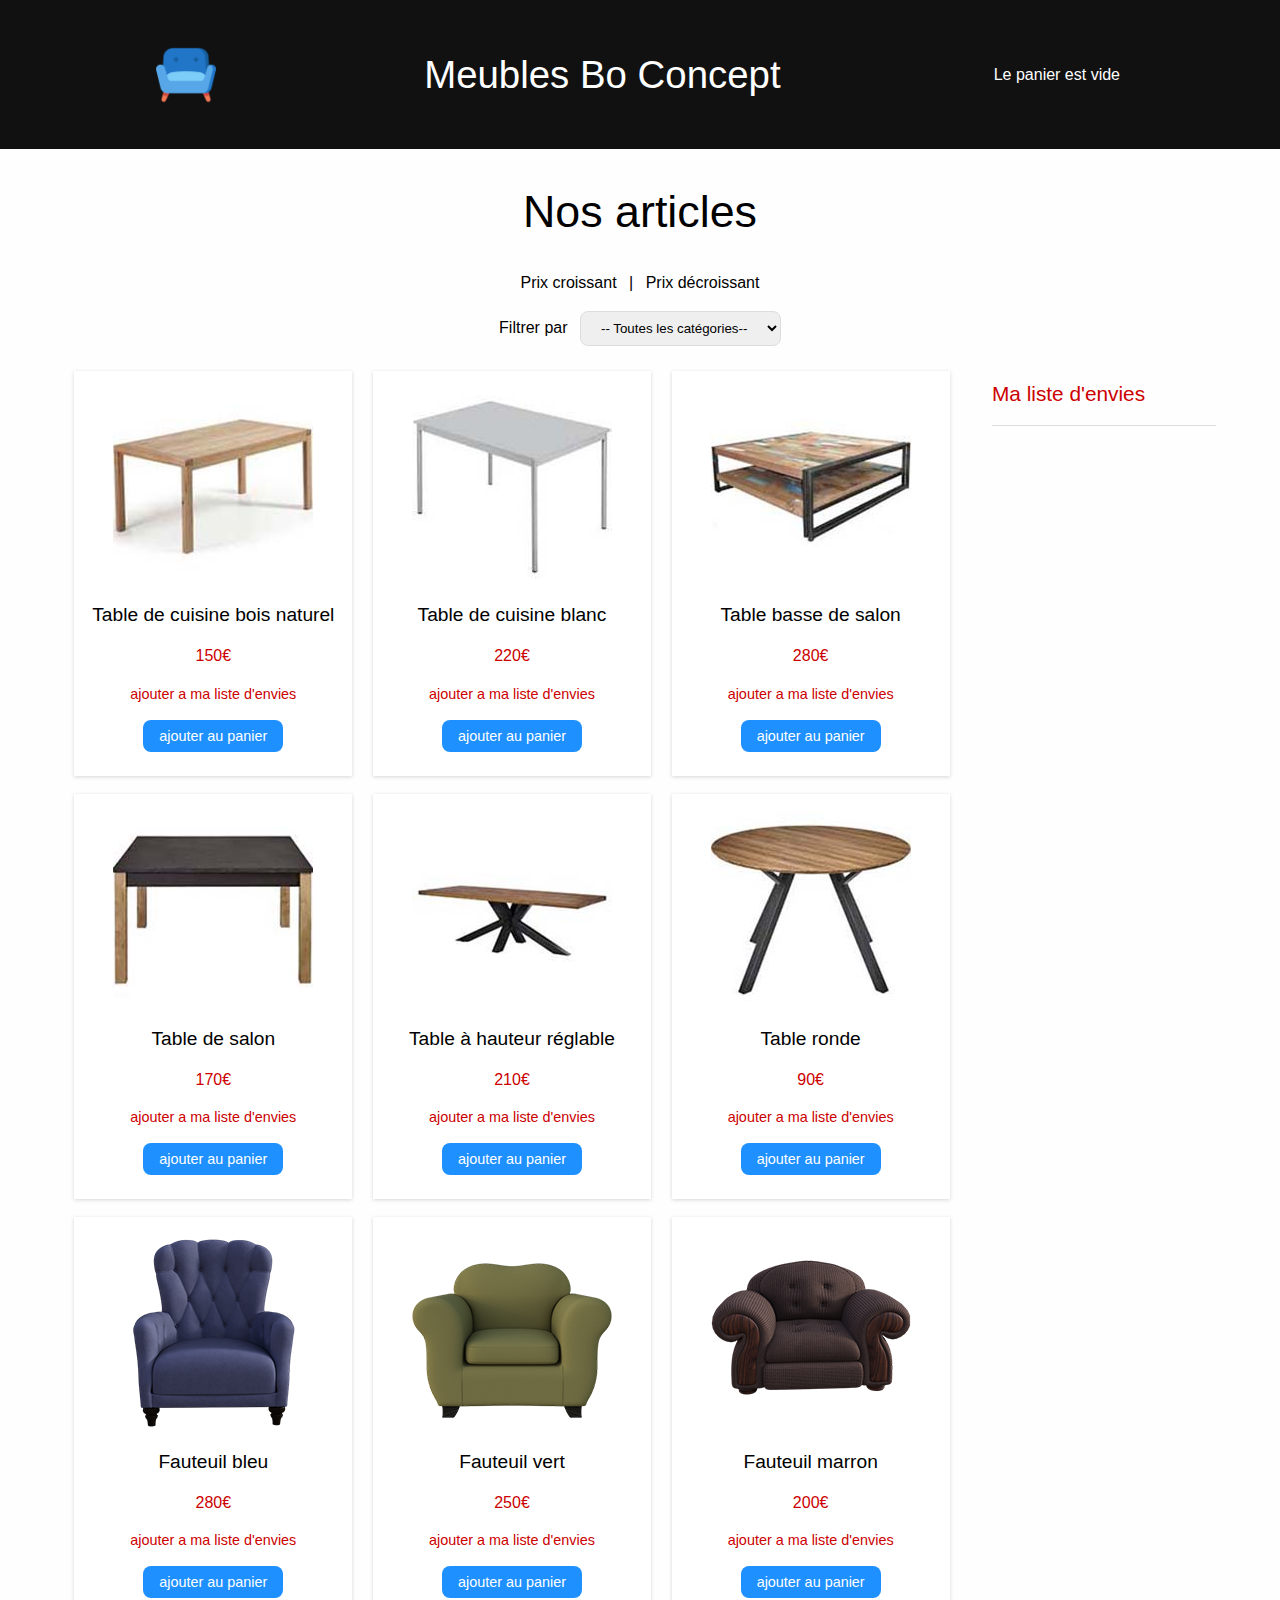
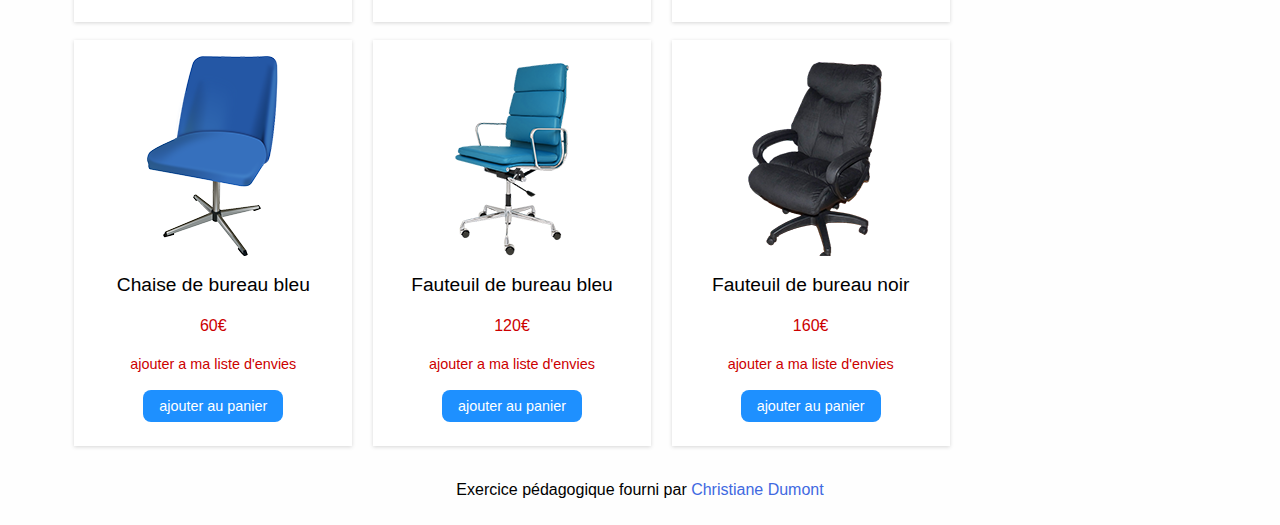
<file: boutique/boutique/index.html>
<!DOCTYPE html>
<html>

<head>
  <meta charset="utf-8">
  <title>JavaScript - Boutique</title>
  <meta name="viewport" content="width=device-width, initial-scale=1.0">
  <meta name="description" content="Boutique JavaScript">
  <meta name="author" content="Christiane DUMONT">
  <!-- Font Awesome -->
  <link rel="stylesheet" href="https://cdnjs.cloudflare.com/ajax/libs/font-awesome/6.4.2/css/all.min.css" integrity="sha512-z3gLpd7yknf1YoNbCzqRKc4qyor8gaKU1qmn+CShxbuBusANI9QpRohGBreCFkKxLhei6S9CQXFEbbKuqLg0DA==" crossorigin="anonymous" referrerpolicy="no-referrer">
  <!-- CSS perso -->
  <link rel="stylesheet" href="style.css">
</head>

<body>
  <header>
    <div class="header-main">
      <a href="index.html"><img class="logo" src="img/logo.png" alt="Magasin de meubles Dijon" width="60" height="60"></a>
      <h2>Meubles Bo Concept</h2>
      <div id="cart-resume" class="cart-resume" title="Détail du panier">
        <i class="fas fa-shopping-cart"></i>&nbsp;<span id="cart"></span>&nbsp;<i class="fa-solid fa-chevron-down"></i>
      </div>
    </div>
    <div id="popover">
      <div id="cart-detail">
        <p class="status">Votre panier est vide</p>
      </div>
      <button class="btn btn-danger" id="btn-empty-cart"><i class="fa-solid fa-trash-can"></i> Vider le panier</button>
    </div>
  </header>
  <main class="container">
    <h1>Nos articles</h1>
    <div class="sort text-center">
      <span id="sort-ascending">Prix croissant <i class="fa-solid fa-chevron-up"></i></span> | <span id="sort-descending">Prix décroissant <i class="fa-solid fa-chevron-down"></i></span>
    </div>
    <div class="filter-categorie text-center">
      <label for="category">Filtrer par</label>
      <select name="category" id="category">
        <option value="">-- Toutes les catégories--</option>
      </select>
    </div>
    <div class="grid">
      <section id="shop"></section>
      <aside>
        <div id="wishlist">
          <h2><i class="fa-solid fa-heart"></i> Ma liste d'envies</h2>
          <div id="wishlist-detail">
            <p class="status">La liste est vide</p>
          </div>
          <button class="btn btn-danger" id="btn-empty-list"><i class="fa-solid fa-trash-can"></i> Vider la liste</button>
        </div>
        <hr>
      </aside>
    </div>
  </main>
  <footer>
    <p>Exercice pédagogique fourni par <a href="https://www.consultantweb.eu" target="_blank" rel="noopener noreferrer">Christiane Dumont</a></p>
  </footer>
  <script src="main.js"></script>
</body>

</html>
</file>
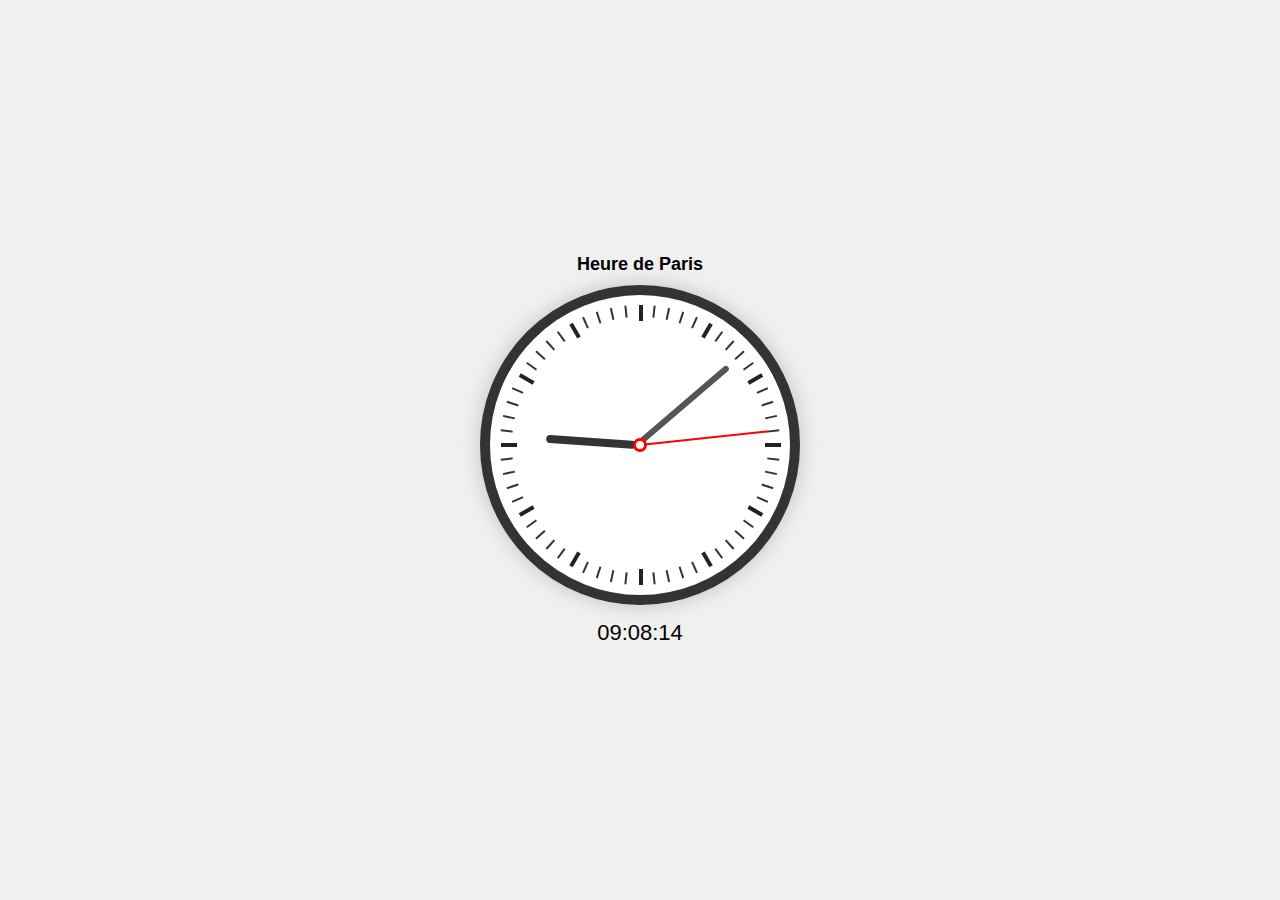
<file: horloge/horloge js/index.html>
<!DOCTYPE html>
<html lang="fr">

<head>
    <meta charset="UTF-8">
    <meta name="viewport" content="width=device-width, initial-scale=1.0">
    <title>Horloge Analogique</title>
    <link rel="stylesheet" href="style.css">
</head>

<body>
    <div class="clock-container">
        <div class="timezone">Heure de Paris</div>
        <div class="clock">
            <!-- Graduations (seront ajoutées par JS) -->
    
            <!-- Aiguilles -->
            <div class="hand hour-hand" id="hour-hand"></div>
            <div class="hand minute-hand" id="minute-hand"></div>
            <div class="hand second-hand" id="second-hand"></div>
    
            <!-- Point central -->
            <div class="center-dot"></div>
        </div>
        <div class="digital-time" id="digital-time"></div>
    </div>
    <script src="main.js"></script>
</body>

</html>
</file>
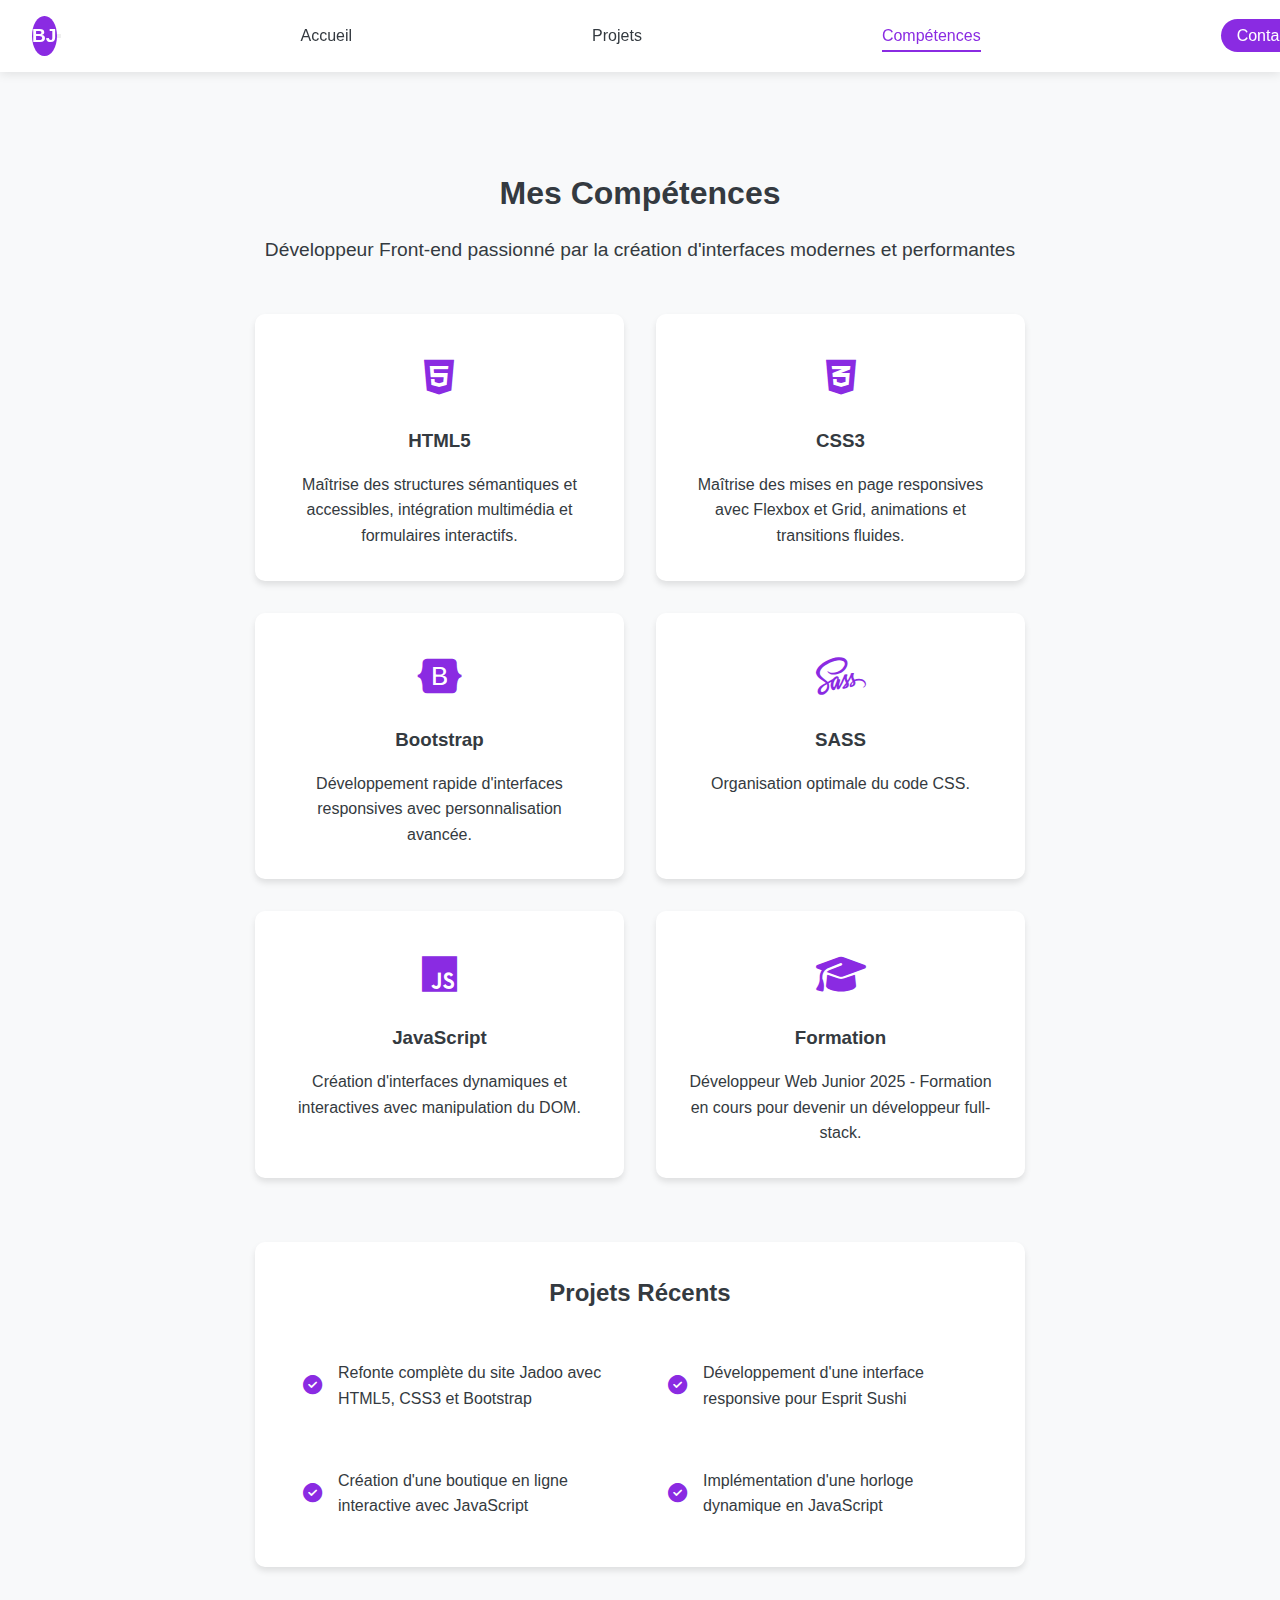
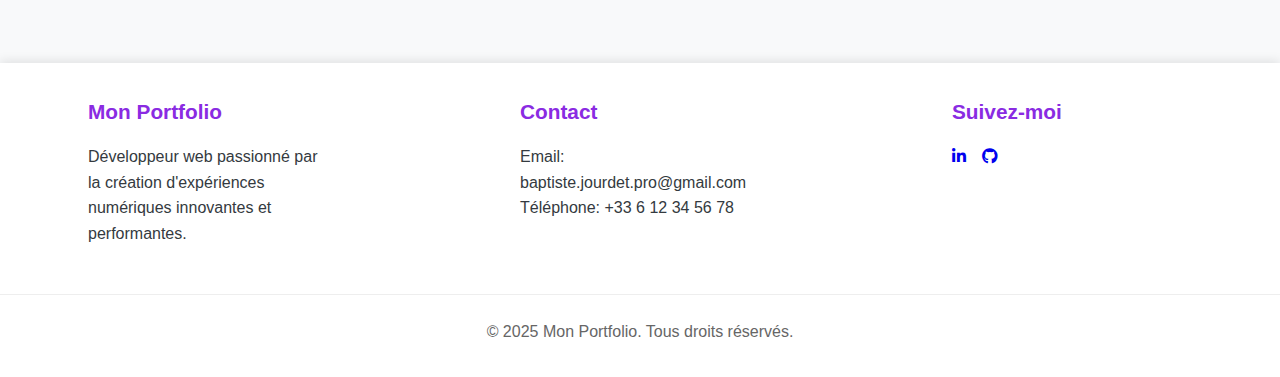
<file: competences.html>
<!DOCTYPE html>
<html lang="fr">

<head>
    <meta charset="UTF-8">
    <meta name="viewport" content="width=device-width, initial-scale=1.0">
    <title>Mes Compétences</title>
    <link rel="stylesheet" href="https://cdnjs.cloudflare.com/ajax/libs/font-awesome/6.4.0/css/all.min.css">
    <link rel="stylesheet" href="styles.css">
</head>

<body>
    <header>
        <div class="header-container">
            <a href="index.html" class="logo">BJ</a>
            <button class="menu-toggle" aria-label="Menu">
                <span></span>
                <span></span>
                <span></span>
            </button>
            <nav>
                <ul>
                    <li><a href="index.html">Accueil</a></li>
                    <li><a href="projet.html">Projets</a></li>
                    <li><a href="competences.html" class="active">Compétences</a></li>
                    <li><a href="contact.html" class="contact-bubble">Contact</a></li>
                </ul>
            </nav>
        </div>
    </header>

    <main>
        <section class="skills-section">
            <div class="container">
                <div class="section-header">
                    <h1 class="page-title">Mes Compétences</h1>
                    <p class="section-subtitle">Développeur Front-end passionné par la création d'interfaces modernes et
                        performantes</p>
                </div>

                <div class="skills-grid">
                    <div class="skill-card">
                        <div class="skill-icon">
                            <i class="fab fa-html5"></i>
                        </div>
                        <h3>HTML5</h3>
                        <p>Maîtrise des structures sémantiques et accessibles, intégration multimédia et formulaires
                            interactifs.</p>
                    </div>

                    <div class="skill-card">
                        <div class="skill-icon">
                            <i class="fab fa-css3-alt"></i>
                        </div>
                        <h3>CSS3</h3>
                        <p>Maîtrise des mises en page responsives avec Flexbox et Grid, animations et transitions
                            fluides.
                        </p>
                    </div>

                    <div class="skill-card">
                        <div class="skill-icon">
                            <i class="fab fa-bootstrap"></i>
                        </div>
                        <h3>Bootstrap</h3>
                        <p>Développement rapide d'interfaces responsives avec personnalisation avancée.</p>
                    </div>

                    <div class="skill-card">
                        <div class="skill-icon">
                            <i class="fab fa-sass"></i>
                        </div>
                        <h3>SASS</h3>
                        <p>Organisation optimale du code CSS.</p>
                    </div>

                    <div class="skill-card">
                        <div class="skill-icon">
                            <i class="fab fa-js"></i>
                        </div>
                        <h3>JavaScript</h3>
                        <p>Création d'interfaces dynamiques et interactives avec manipulation du DOM.</p>
                    </div>

                    <div class="skill-card">
                        <div class="skill-icon">
                            <i class="fas fa-graduation-cap"></i>
                        </div>
                        <h3>Formation</h3>
                        <p>Développeur Web Junior 2025 - Formation en cours pour devenir un développeur full-stack.</p>
                    </div>
                </div>

                <div class="projects-showcase">
                    <h2>Projets Récents</h2>
                    <div class="projects-list">
                        <div class="project-item">
                            <i class="fas fa-check-circle"></i>
                            <p>Refonte complète du site Jadoo avec HTML5, CSS3 et Bootstrap</p>
                        </div>
                        <div class="project-item">
                            <i class="fas fa-check-circle"></i>
                            <p>Développement d'une interface responsive pour Esprit Sushi</p>
                        </div>
                        <div class="project-item">
                            <i class="fas fa-check-circle"></i>
                            <p>Création d'une boutique en ligne interactive avec JavaScript</p>
                        </div>
                        <div class="project-item">
                            <i class="fas fa-check-circle"></i>
                            <p>Implémentation d'une horloge dynamique en JavaScript</p>
                        </div>
                    </div>
                </div>
            </div>
        </section>
    </main>

    <footer>
        <div class="footer-content">
            <div class="footer-section">
                <h3>Mon Portfolio</h3>
                <p>Développeur web passionné par la création d'expériences numériques innovantes et performantes.</p>
            </div>
            <div class="footer-section">
                <h3>Contact</h3>
                <p>Email: baptiste.jourdet.pro@gmail.com</p>
                <p>Téléphone: +33 6 12 34 56 78</p>
            </div>
            <div class="footer-section">
                <h3>Suivez-moi</h3>
                <div class="social-links">
                    <a href="https://www.linkedin.com/in/baptiste-jourdet-306351334/"><i
                            class="fab fa-linkedin-in"></i></a>
                    <a href="https://github.com/Baptisteby"><i class="fab fa-github"></i></a>
                </div>
            </div>
        </div>
        <div class="copyright">
            <p>&copy; 2025 Mon Portfolio. Tous droits réservés.</p>
        </div>
    </footer>
    <script src="main.js"></script>
</body>

</html>
</file>
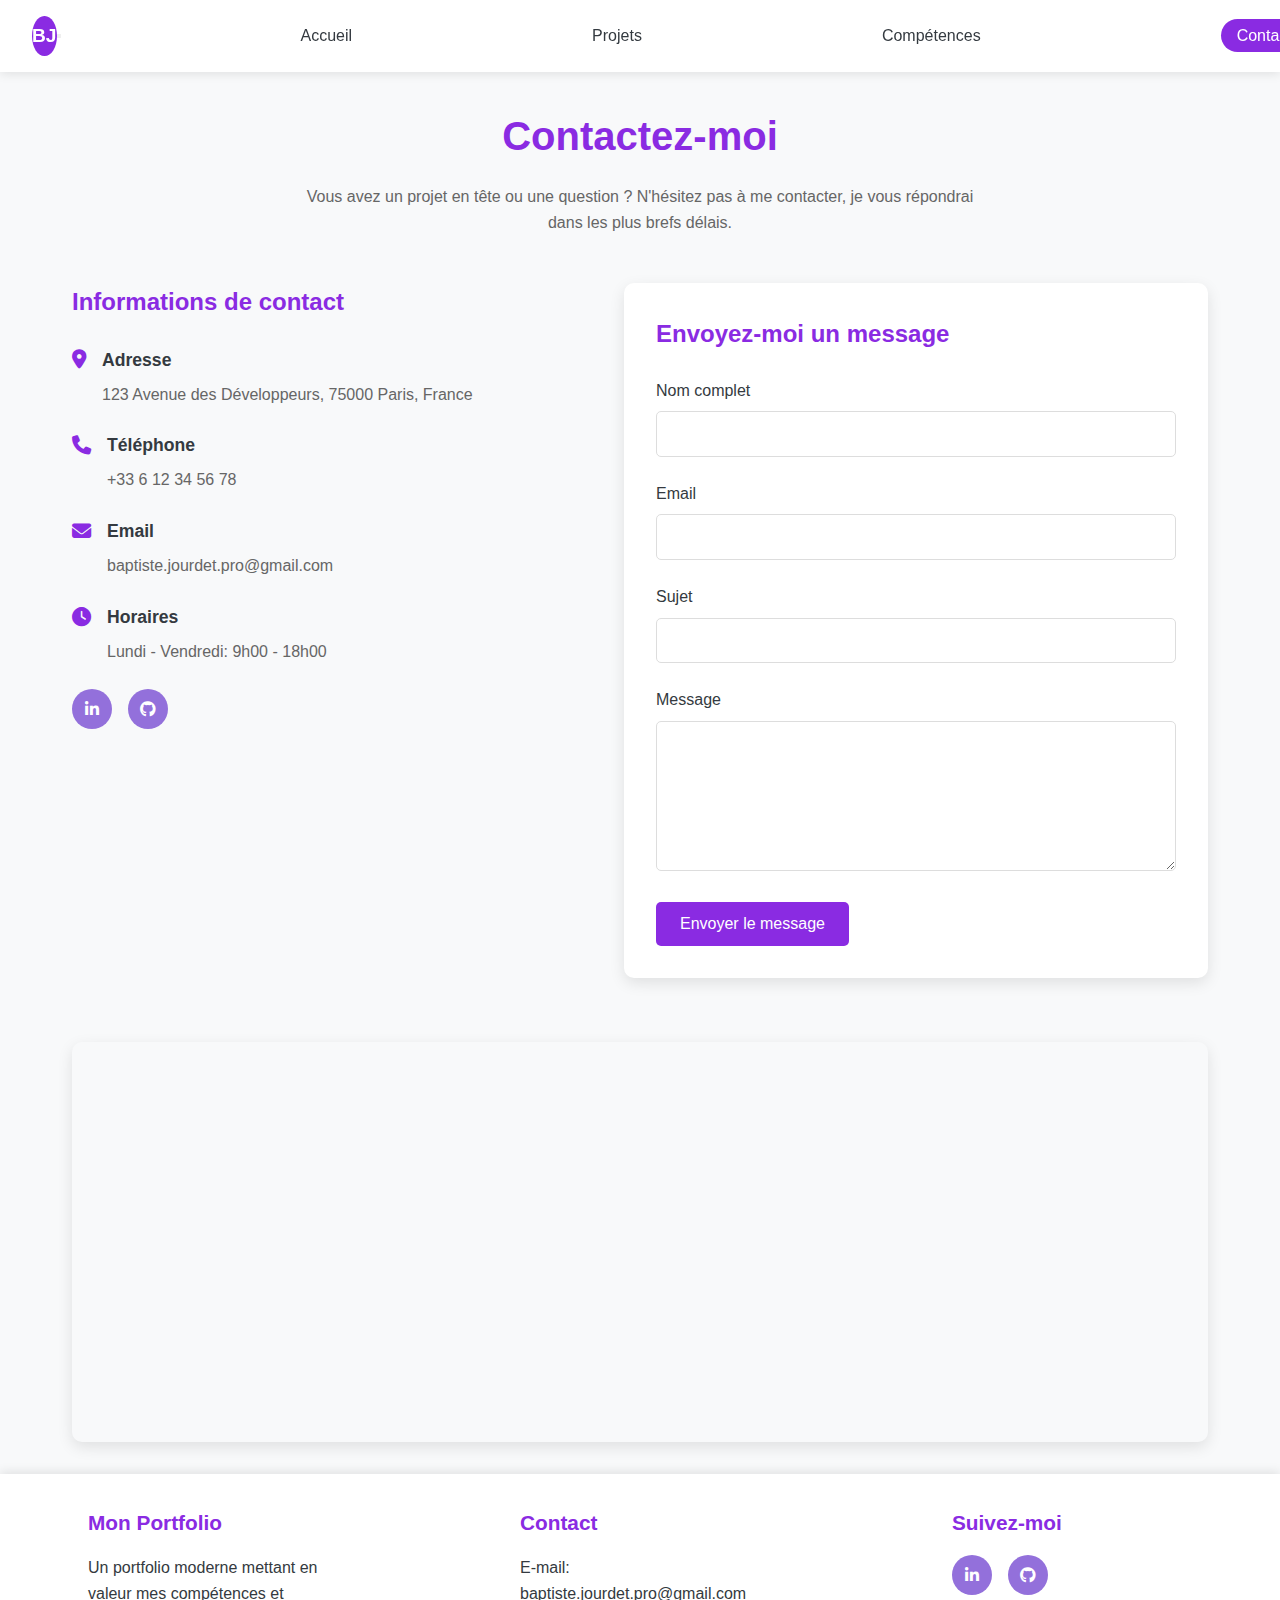
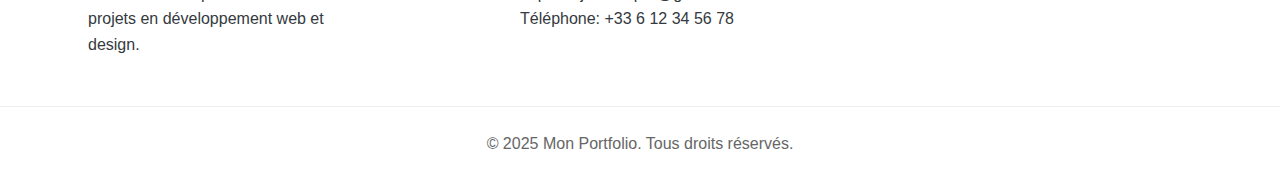
<file: contact.html>
<!DOCTYPE html>
<html lang="fr">

<head>
    <meta charset="UTF-8">
    <meta name="viewport" content="width=device-width, initial-scale=1.0">
    <title>Contact</title>
    <link rel="stylesheet" href="https://cdnjs.cloudflare.com/ajax/libs/font-awesome/6.4.0/css/all.min.css">
    <link rel="stylesheet" href="styles.css">
</head>

<body>
    <header>
        <div class="header-container">
            <a href="index.html" class="logo">BJ</a>
            <button class="menu-toggle" aria-label="Menu">
                <span></span>
                <span></span>
                <span></span>
            </button>
            <nav>
                <ul>
                    <li><a href="index.html">Accueil</a></li>
                    <li><a href="projet.html">Projets</a></li>
                    <li><a href="competences.html">Compétences</a></li>
                    <li><a href="contact.html" class="active contact-bubble">Contact</a></li>
                </ul>
            </nav>
        </div>
    </header>

    <main>
        <div class="container">
            <div class="section-title">
                <h2>Contactez-moi</h2>
                <p>Vous avez un projet en tête ou une question ? N'hésitez pas à me contacter, je vous répondrai dans
                    les plus brefs délais.</p>
            </div>

            <div class="contact-container">
                <div class="contact-info">
                    <h3>Informations de contact</h3>

                    <div class="contact-info-item">
                        <i class="fas fa-map-marker-alt"></i>
                        <div class="content">
                            <h4>Adresse</h4>
                            <p>123 Avenue des Développeurs, 75000 Paris, France</p>
                        </div>
                    </div>

                    <div class="contact-info-item">
                        <i class="fas fa-phone"></i>
                        <div class="content">
                            <h4>Téléphone</h4>
                            <p>+33 6 12 34 56 78</p>
                        </div>
                    </div>

                    <div class="contact-info-item">
                        <i class="fas fa-envelope"></i>
                        <div class="content">
                            <h4>Email</h4>
                            <p>baptiste.jourdet.pro@gmail.com</p>
                        </div>
                    </div>

                    <div class="contact-info-item">
                        <i class="fas fa-clock"></i>
                        <div class="content">
                            <h4>Horaires</h4>
                            <p>Lundi - Vendredi: 9h00 - 18h00</p>
                        </div>
                    </div>

                    <div class="social-links">
                        <a href="https://www.linkedin.com/in/baptiste-jourdet-306351334/" class="social-link"><i
                                class="fab fa-linkedin-in"></i></a>
                        <a href="https://github.com/Baptisteby" class="social-link"><i class="fab fa-github"></i></a>
                    </div>
                </div>

                <div class="contact-form">
                    <h3>Envoyez-moi un message</h3>
                    <form action="#" method="POST">
                        <div class="form-group">
                            <label for="name">Nom complet</label>
                            <input type="text" id="name" name="name" class="form-control" required>
                        </div>

                        <div class="form-group">
                            <label for="email">Email</label>
                            <input type="email" id="email" name="email" class="form-control" required>
                        </div>

                        <div class="form-group">
                            <label for="subject">Sujet</label>
                            <input type="text" id="subject" name="subject" class="form-control" required>
                        </div>

                        <div class="form-group">
                            <label for="message">Message</label>
                            <textarea id="message" name="message" class="form-control" required></textarea>
                        </div>

                        <button type="submit" class="btn">Envoyer le message</button>
                    </form>
                </div>
            </div>

            <div class="map-section">
                <div class="map-container">
                    <iframe
                        src="https://www.google.com/maps/embed?pb=!1m18!1m12!1m3!1d106618.26089303527!2d5.929859926404461!3d47.26029142112142!2m3!1f0!2f0!3f0!3m2!1i1024!2i768!4f13.1!3m3!1m2!1s0x478d62faf0ee130b%3A0x409ce34b313ed30!2s25000%20Besan%C3%A7on!5e1!3m2!1sfr!2sfr!4v1743516470628!5m2!1sfr!2sfr"
                        width="600" height="450" style="border:0;" allowfullscreen="" loading="lazy"
                        referrerpolicy="no-referrer-when-downgrade"></iframe>
                    width="600" height="450" style="border:0;" allowfullscreen="" loading="lazy"
                    referrerpolicy="no-referrer-when-downgrade"></iframe>"
                    allowfullscreen="" loading="lazy"></iframe>
                </div>
            </div>
        </div>
    </main>

    <footer>
        <div class="footer-content">
            <div class="footer-section">
                <h3>Mon Portfolio</h3>
                <p>Un portfolio moderne mettant en valeur mes compétences et projets en développement web et design.</p>
            </div>

            <div class="footer-section">
                <h3>Contact</h3>
                <p>E-mail:</p>
                <p>baptiste.jourdet.pro@gmail.com</p>
                <p>Téléphone: +33 6 12 34 56 78</p>
            </div>

            <div class="footer-section">
                <h3>Suivez-moi</h3>
                <div class="social-links">
                    <a href="https://www.linkedin.com/in/baptiste-jourdet-306351334/" class="social-link"><i
                            class="fab fa-linkedin-in"></i></a>
                    <a href="https://github.com/Baptisteby" class="social-link"><i class="fab fa-github"></i></a>
                </div>
            </div>
        </div>

        <div class="copyright">
            <p>&copy; 2025 Mon Portfolio. Tous droits réservés.</p>
        </div>
    </footer>

    <script src="main.js"></script>
</body>

</html>
</file>
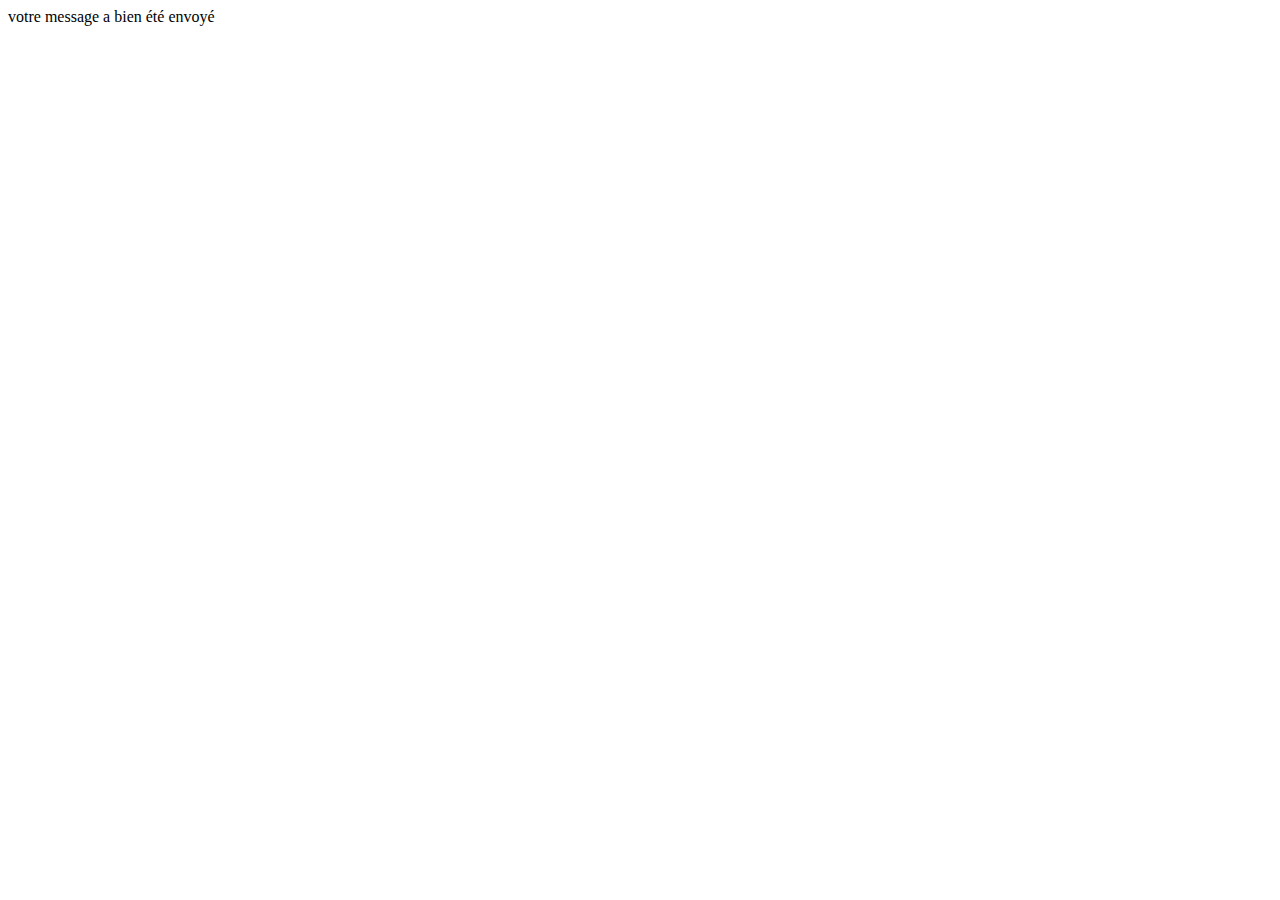
<file: restaurants sushi/restaurant sushis/merci.html>
<!DOCTYPE html>
<html lang="en">
<head>
    <meta charset="UTF-8">
    <meta name="viewport" content="width=device-width, initial-scale=1.0">
    <title>Document</title>
</head>
<body>
    votre message a bien été envoyé
</body>
</html>
</file>
<file: boutique/boutique/style.css>
* {
  box-sizing: border-box;
}

body {
  font-family: Helvetica, sans-serif;
  font-size: 1rem;
  line-height: 1.4;
  margin: 0;
  padding: 0;
  background-color: #FEFEFE;
}

.container {
  width: 90%;
  max-width: 1400px;
  margin: 0 auto;
}

.text-center {
  text-align: center;
}

.text-right {
  text-align: right;
}

h1,
h2 {
  font-weight: normal;
}

h1 {
  text-align: center;
  font-size: 2.8rem;
}

h2 {
  font-size: 1.3rem;
}

img {
  display: block;
  max-width: 100%;
  height: auto;
  margin: 0.5rem auto;
}

a {
  color: royalblue;
  text-decoration: none;

  &:hover {
    text-decoration: underline;
  }
}

hr {
  border: 0;
  border-bottom: 1px solid #DDD;
  margin: 1rem 0;
}

table {
  width: 100%;
  border-collapse: collapse;
  margin: 1rem 0;
  font-size: 0.9rem;

  caption {
    font-size: 1.4rem;
    margin: 1rem;
  }

  th,
  td {
    border: 1px solid #DDD;
    padding: 0.5rem 0.75rem;
  }

}

header {

  position: relative;
  background-color: #111;
  color: #FFF;
  padding: 1rem 4%;
  position: sticky;
  top: 0;

  h2 {
    font-size: 2.4rem;
  }

  .header-main {
    display: flex;
    flex-direction: column;
    justify-content: space-around;
    align-items: center;

    @media screen and (min-width: 768px) {
      flex-direction: row;
    }
  }

  #popover {
    display: none;
    width: 100%;
    padding: 1rem 5% 2rem;
    position: absolute;
    left: auto;
    right: 0;
    top: 100%;
    background-color: rgba(0, 0, 0, 0.9);

    &.visible {
      display: block;
    }
  }

}

.grid {
  display: grid;
  gap: 2rem;
}

.cart-resume:hover {
  cursor: pointer;
}

#wishlist {
  margin: 1rem 0;

  h2 {
    color: #C00;
  }

  ol {
    padding-left: 1rem;
  }
}

article h2 {
  font-size: 1.2rem;
}

.price {
  color: #C00;
}

.sort {
  margin: 1rem 0;

  #sort-ascending,
  #sort-descending {
    cursor: pointer;
    padding: 0 0.5rem;
  }
}

.filter-categorie {
  margin: 1rem 0;

  select {
    border: 1px solid #DDD;
    margin-left: 0.5rem;
    padding: 0.5rem 1rem;
    border-radius: 0.5rem;
    min-width: 200px;
    max-width: 300px;
  }
}

.envie {
  display: block;
  margin-bottom: 0.5rem;
  text-decoration: none;
  color: #C00;
  font-size: 0.9rem;
}

.btn {
  font-size: 0.9rem;
  padding: 8px 16px;
  border: 0;
  border-radius: 8px;
  cursor: pointer;
  transition-duration: 1s;
}

.btn:hover {
  transform: scale(1.1);
}

.btn-danger {
  background-color: #C00;
  color: #FFF;
}

.btn-quantity {
  background-color: transparent;
  color: white;
}

.btn-cart {
  background-color: dodgerblue;
  color: #FFF;
  margin-bottom: 0.5rem;
}

#btn-empty-list,
#btn-empty-cart {
  display: none;
}

#shop {
  article {
    background-color: white;
    box-shadow: rgba(0, 0, 0, 0.16) 0px 1px 4px;
    padding: 0.5rem;
    margin: 1rem;
    text-align: center;
    transition: all 1s;

    &:hover {
      box-shadow: rgba(0, 0, 0, 0.5) 0px 2px 8px;
    }
  }

  .btn {
    display: block;
    margin: 1rem auto;
  }
}

@media only screen and (min-width: 768px) {

  #shop {
    display: flex;
    flex-wrap: wrap;
    justify-content: space-around;
  }

  #shop article {
    flex-basis: 48%;
    margin: 1%;
  }
}

@media only screen and (min-width: 1024px) {
  .grid {
    grid-template-columns: 3fr 1fr;
  }

  #shop article {
    flex-basis: 31%;
  }
}

@media only screen and (min-width: 1200px) {
  .grid {
    grid-template-columns: 4fr 1fr;
  }
}

footer {
  text-align: center;
  padding: 0.5rem 1rem;
}
</file>
<file: horloge/horloge js/style.css>
body {
            display: flex;
            justify-content: center;
            align-items: center;
            min-height: 100vh;
            margin: 0;
            background-color: #f0f0f0;
            font-family: 'Arial', sans-serif;
        }

        .clock-container {
            position: relative;
            text-align: center;
        }

        .timezone {
            font-size: 18px;
            font-weight: bold;
            margin-bottom: 10px;
        }

        .digital-time {
            font-size: 22px;
            margin-top: 15px;
        }

        .clock {
            width: 300px;
            height: 300px;
            border-radius: 50%;
            background-color: #fff;
            border: 10px solid #333;
            position: relative;
            box-shadow: 0 0 20px rgba(0, 0, 0, 0.2);
        }

        .tick {
            position: absolute;
            width: 2px;
            height: 12px;
            background-color: #333;
            left: 149px;
            top: 10px;
            transform-origin: 50% 140px;
        }

        .tick.hour {
            width: 4px;
            height: 16px;
            background-color: #222;
        }

        .hand {
            position: absolute;
            transform-origin: bottom center;
            left: 50%;
            border-radius: 4px;
            transform-origin: 50% 100%;
            z-index: 10;
        }

        .hour-hand {
            width: 8px;
            height: 90px;
            background-color: #333;
            bottom: 150px;
            margin-left: -4px;
        }

        .minute-hand {
            width: 6px;
            height: 120px;
            background-color: #555;
            bottom: 150px;
            margin-left: -3px;
        }

        .second-hand {
            width: 2px;
            height: 130px;
            background-color: #f00;
            bottom: 150px;
            margin-left: -1px;
            transition: transform 0.05s cubic-bezier(0.9, 0.1, 0.1, 0.9);
        }

        .center-dot {
            position: absolute;
            width: 14px;
            height: 14px;
            background-color: #f00;
            border-radius: 50%;
            top: 143px;
            left: 143px;
            z-index: 20;
        }

        .center-dot::after {
            content: '';
            position: absolute;
            width: 8px;
            height: 8px;
            background-color: #fff;
            border-radius: 50%;
            top: 3px;
            left: 3px;
        }
</file>
<file: styles.css>
:root {
    --primary-color: #8a2be2;
    --secondary-color: #9370db;
    --light-color: #f8f9fa;
    --dark-color: #343a40;
    --accent-color: #ff6b6b;
    --gradient-start: #8a2be2;
    --gradient-end: #9370db;
}

* {
    margin: 0;
    padding: 0;
    box-sizing: border-box;
}

body {
    font-family: 'Segoe UI', Tahoma, Geneva, Verdana, sans-serif;
    line-height: 1.6;
    color: var(--dark-color);
    background-color: var(--light-color);
    display: flex;
    flex-direction: column;
    min-height: 100vh;
}

/* Header styles */
header {
    background-color: white;
    box-shadow: 0 2px 10px rgba(0, 0, 0, 0.1);
    padding: 1rem 2rem;
    position: sticky;
    top: 0;
    z-index: 1000;
}

.header-container {
    display: flex;
    justify-content: space-between;
    align-items: center;
    max-width: 1400px;
    margin: 0 auto;
}

.logo {
    display: flex;
    align-items: center;
    justify-content: center;
    width: 40px;
    height: 40px;
    background-color: var(--primary-color);
    color: white;
    border-radius: 50%;
    font-size: 1.2rem;
    font-weight: bold;
    text-decoration: none;
    transition: transform 0.3s;
}

.logo:hover {
    transform: scale(1.05);
}

nav ul {
    display: flex;
    list-style: none;
}

nav ul li {
    margin-left: 15rem;
}

nav ul li a {
    color: var(--dark-color);
    text-decoration: none;
    font-weight: 500;
    padding: 0.5rem 0;
    position: relative;
    transition: color 0.3s;
}

nav ul li a:hover,
nav ul li a.active {
    color: var(--primary-color);
}

nav ul li a.active::after {
    content: '';
    position: absolute;
    bottom: 0;
    left: 0;
    width: 100%;
    height: 2px;
    background-color: var(--primary-color);
}

nav ul li a.contact-bubble {
    background-color: var(--primary-color);
    color: white;
    padding: 0.5rem 1rem;
    border-radius: 20px;
    transition: background-color 0.3s, transform 0.3s;
}

nav ul li a.contact-bubble:hover {
    background-color: var(--secondary-color);
    transform: scale(1.05);
}

nav ul li a.contact-bubble::after {
    display: none;
}

/* Main content */
main {
    flex: 1;
    display: flex;
    flex-direction: column;
    align-items: center;
    padding: 2rem;
}

.container {
    max-width: 1200px;
    margin: 0 auto;
    padding: 0 2rem;
}

.section-title {
    text-align: center;
    margin-bottom: 3rem;
}

.section-title h2 {
    font-size: 2.5rem;
    color: var(--primary-color);
    margin-bottom: 1rem;
}

.section-title p {
    color: #666;
    max-width: 700px;
    margin: 0 auto;
}

/* Carousel styles */
.carousel-3d-container {
    position: relative;
    perspective: 1000px;
    height: 500px;
    margin: 0 auto;
    max-width: 1200px;
    padding: 50px 0;
}

.carousel-3d-slider {
    position: relative;
    height: 100%;
    width: 100%;
    transform-style: preserve-3d;
    transition: transform 5s ease-in-out;
    animation: rotate 20s infinite linear;
}

@keyframes rotate {
    0% {
        transform: rotateY(0deg);
    }

    100% {
        transform: rotateY(360deg);
    }
}

.carousel-3d-item {
    position: absolute;
    width: 400px;
    height: 250px;
    left: 50%;
    top: 50%;
    transform: translate(-50%, -50%) rotateY(calc(var(--item-index) * 90deg)) translateZ(350px);
    transition: all 0.5s;
    backface-visibility: visible;
    box-shadow: 0 10px 30px rgba(0, 0, 0, 0.2);
    border-radius: 10px;
    overflow: hidden;
}

.carousel-3d-item a {
    display: block;
    width: 100%;
    height: 100%;
    text-decoration: none;
    color: white;
}

.carousel-3d-item img {
    width: 100%;
    height: 100%;
    object-fit: cover;
}

.item-label {
    position: absolute;
    bottom: 0;
    left: 0;
    right: 0;
    background: rgba(0, 0, 0, 0.7);
    color: white;
    padding: 10px;
    text-align: center;
    font-weight: bold;
}

/* Partie Projet */
/* Projects grid */
.projects-grid {
    display: grid;
    grid-template-columns: repeat(2, 1fr);
    gap: 2rem;
    margin-bottom: 3rem;
}

.project-filters {
    display: flex;
    justify-content: center;
    gap: 1rem;
    margin-bottom: 2rem;
    padding: 1rem;
    background-color: transparent;
}

.filter-button {
    padding: 0.5rem 1rem;
    border: 2px solid var(--primary-color);
    border-radius: 20px;
    background-color: transparent;
    color: var(--dark-color);
    font-weight: 500;
    cursor: pointer;
    transition: all 0.3s ease;
}

.filter-button:hover {
    background-color: var(--primary-color);
    color: white;
}

.filter-button.active {
    background-color: var(--primary-color);
    color: white;
}

.project-card {
    background-color: white;
    border-radius: 10px;
    overflow: hidden;
    box-shadow: 0 5px 15px rgba(0, 0, 0, 0.1);
    transition: transform 0.3s, box-shadow 0.3s;
}

.project-card:hover {
    transform: translateY(-10px);
    box-shadow: 0 15px 30px rgba(0, 0, 0, 0.2);
}

.project-image {
    height: 200px;
    overflow: hidden;
    display: flex;
    justify-content: center;
    align-items: center;
    background-color: var(--primary-color);
}

.project-image i {
    font-size: 5rem;
    color: white;
}

.project-image img {
    width: 100%;
    height: 100%;
    object-fit: cover;
    transition: transform 0.5s;
}

.project-card:hover .project-image img {
    transform: scale(1.1);
}

.project-content {
    padding: 1.5rem;
}

.project-content h3 {
    font-size: 1.5rem;
    color: var(--primary-color);
    margin-bottom: 0.5rem;
}

.project-tags {
    display: flex;
    flex-wrap: wrap;
    gap: 0.5rem;
    margin-bottom: 1rem;
}

.project-tag {
    background-color: var(--secondary-color);
    color: white;
    padding: 0.3rem 0.8rem;
    border-radius: 20px;
    font-size: 0.8rem;
}

.project-description {
    color: var(--dark-color);
    margin-bottom: 1.5rem;
}

.project-links {
    display: flex;
    gap: 1rem;
}

.project-link {
    display: inline-block;
    padding: 0.5rem 1rem;
    background-color: var(--primary-color);
    color: white;
    text-decoration: none;
    border-radius: 5px;
    transition: background-color 0.3s;
}

.project-link:hover {
    background-color: var(--secondary-color);
}

/* Skills section */
.skills-container {
    display: grid;
    grid-template-columns: repeat(auto-fill, minmax(300px, 1fr));
    gap: 2rem;
    margin-bottom: 4rem;
}

.skill-category {
    background-color: white;
    border-radius: 10px;
    box-shadow: 0 5px 15px rgba(0, 0, 0, 0.1);
    padding: 2rem;
    transition: transform 0.3s, box-shadow 0.3s;
}

.skill-category:hover {
    transform: translateY(-10px);
    box-shadow: 0 15px 30px rgba(0, 0, 0, 0.15);
}

.skill-category h3 {
    color: var(--primary-color);
    margin-bottom: 1.5rem;
    font-size: 1.5rem;
    text-align: center;
}

.skill-item {
    margin-bottom: 1.5rem;
}

.skill-name {
    display: flex;
    justify-content: space-between;
    margin-bottom: 0.5rem;
}

.skill-bar {
    height: 10px;
    background-color: #e9ecef;
    border-radius: 5px;
    overflow: hidden;
}

.skill-progress {
    height: 100%;
    background-color: var(--primary-color);
    border-radius: 5px;
}

/* Contact form styles */
.contact-container {
    display: flex;
    flex-wrap: wrap;
    gap: 2rem;
    margin-top: 2rem;
}

.contact-info {
    flex: 1;
    min-width: 300px;
}

.contact-info h3 {
    color: var(--primary-color);
    margin-bottom: 1.5rem;
    font-size: 1.5rem;
}

.contact-info-item {
    display: flex;
    align-items: flex-start;
    margin-bottom: 1.5rem;
}

.contact-info-item i {
    color: var(--primary-color);
    font-size: 1.2rem;
    margin-right: 1rem;
    margin-top: 0.3rem;
}

.contact-info-item .content h4 {
    font-size: 1.1rem;
    margin-bottom: 0.5rem;
}

.contact-info-item .content p {
    color: #666;
}

.contact-form {
    flex: 1;
    min-width: 300px;
    background-color: white;
    padding: 2rem;
    border-radius: 10px;
    box-shadow: 0 5px 15px rgba(0, 0, 0, 0.1);
}

.contact-form h3 {
    color: var(--primary-color);
    margin-bottom: 1.5rem;
    font-size: 1.5rem;
}

.form-group {
    margin-bottom: 1.5rem;
}

.form-group label {
    display: block;
    margin-bottom: 0.5rem;
    font-weight: 500;
}

.form-control {
    width: 100%;
    padding: 0.8rem;
    border: 1px solid #ddd;
    border-radius: 5px;
    font-family: inherit;
    font-size: 1rem;
    transition: border-color 0.3s;
}

.form-control:focus {
    outline: none;
    border-color: var(--primary-color);
}

textarea.form-control {
    min-height: 150px;
    resize: vertical;
}

.btn {
    display: inline-block;
    background-color: var(--primary-color);
    color: white;
    padding: 0.8rem 1.5rem;
    border: none;
    border-radius: 5px;
    font-size: 1rem;
    font-weight: 500;
    cursor: pointer;
    transition: background-color 0.3s;
}

.btn:hover {
    background-color: var(--secondary-color);
}

/* Map section */
.map-section {
    margin-top: 4rem;
}

.map-container {
    height: 400px;
    border-radius: 10px;
    overflow: hidden;
    box-shadow: 0 5px 15px rgba(0, 0, 0, 0.1);
}

.map-container iframe {
    width: 100%;
    height: 100%;
    border: 0;
}

/* Footer styles */
footer {
    background-color: white;
    color: var(--dark-color);
    padding: 2rem 0;
    box-shadow: 0 -2px 10px rgba(0, 0, 0, 0.1);
}

.footer-content {
    display: flex;
    flex-wrap: wrap;
    justify-content: space-between;
    max-width: 1200px;
    margin: 0 auto;
    padding: 0 2rem;
    gap: 10rem;
}

.footer-section {
    flex: 1;
    min-width: 250px;
    margin-bottom: 1.5rem;
    padding: 0 1rem;
}

.footer-section h3 {
    color: var(--primary-color);
    margin-bottom: 1rem;
    font-size: 1.3rem;
}

.social-links {
    display: flex;
    gap: 1rem;
}

.social-link {
    display: flex;
    align-items: center;
    justify-content: center;
    width: 40px;
    height: 40px;
    border-radius: 50%;
    background-color: var(--secondary-color);
    color: white;
    text-decoration: none;
    transition: background-color 0.3s;
}

.social-link:hover {
    background-color: var(--primary-color);
}

.copyright {
    text-align: center;
    padding-top: 1.5rem;
    margin-top: 1.5rem;
    border-top: 1px solid #eee;
    color: #666;
}

/* Responsive styles */
@media (max-width: 768px) {
    .carousel-3d-item {
        width: 300px;
        height: 200px;
        transform: translate(-50%, -50%) rotateY(calc(var(--item-index) * 90deg)) translateZ(250px);
    }

    .header-container {
        flex-direction: column;
        text-align: center;
    }

    nav ul {
        margin-top: 1rem;
    }

    nav ul li {
        margin: 0 0.5rem;
    }

    .footer-content {
        flex-direction: column;
    }

    .projects-grid {
        grid-template-columns: 1fr;
    }

    .contact-container {
        flex-direction: column;
    }
}

/* Skills Section */
.skills-section {
    padding: 4rem 0;
    background-color: var(--light-bg);
}

.section-header {
    text-align: center;
    margin-bottom: 3rem;
}

.section-subtitle {
    color: var(--text-color);
    font-size: 1.2rem;
    margin-top: 1rem;
}

.skills-grid {
    display: grid;
    grid-template-columns: repeat(auto-fit, minmax(300px, 1fr));
    gap: 2rem;
    margin-bottom: 4rem;
}

.skill-card {
    background: white;
    padding: 2rem;
    border-radius: 10px;
    box-shadow: 0 4px 6px rgba(0, 0, 0, 0.1);
    transition: transform 0.3s ease;
    text-align: center;
}

.skill-card:hover {
    transform: translateY(-5px);
}

.skill-icon {
    font-size: 2.5rem;
    color: var(--primary-color);
    margin-bottom: 1rem;
}

.skill-card h3 {
    color: var(--dark-color);
    margin-bottom: 1rem;
}

.skill-card p {
    color: var(--text-color);
    line-height: 1.6;
}

.projects-showcase {
    background: white;
    padding: 2rem;
    border-radius: 10px;
    box-shadow: 0 4px 6px rgba(0, 0, 0, 0.1);
}

.projects-showcase h2 {
    text-align: center;
    margin-bottom: 2rem;
    color: var(--dark-color);
}

.projects-list {
    display: grid;
    grid-template-columns: repeat(auto-fit, minmax(250px, 1fr));
    gap: 1.5rem;
}

.project-item {
    display: flex;
    align-items: center;
    gap: 1rem;
    padding: 1rem;
    background: var(--light-bg);
    border-radius: 8px;
    transition: transform 0.3s ease;
}

.project-item:hover {
    transform: translateX(5px);
}

.project-item i {
    color: var(--primary-color);
    font-size: 1.2rem;
}

.project-item p {
    margin: 0;
    color: var(--text-color);
}

@media (max-width: 768px) {
    .skills-grid {
        grid-template-columns: 1fr;
    }

    .projects-list {
        grid-template-columns: 1fr;
    }
}
</file>
